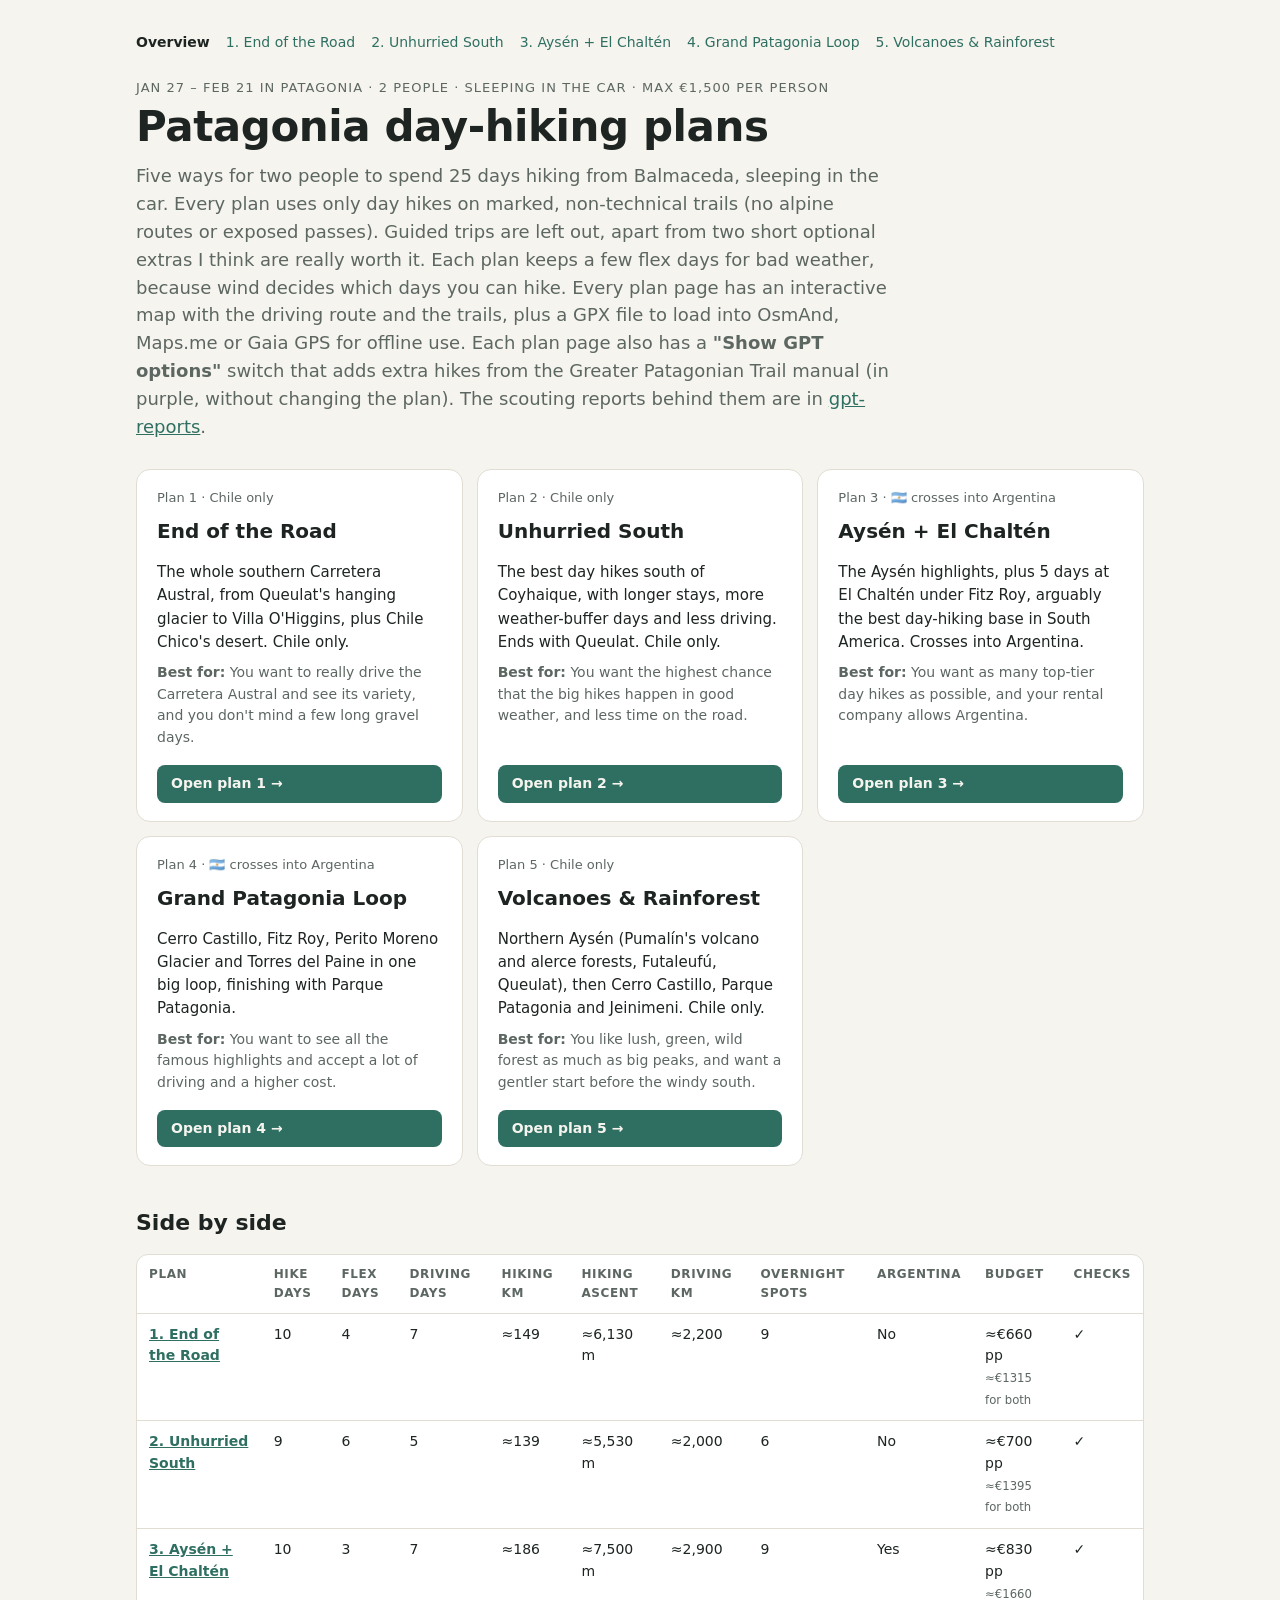
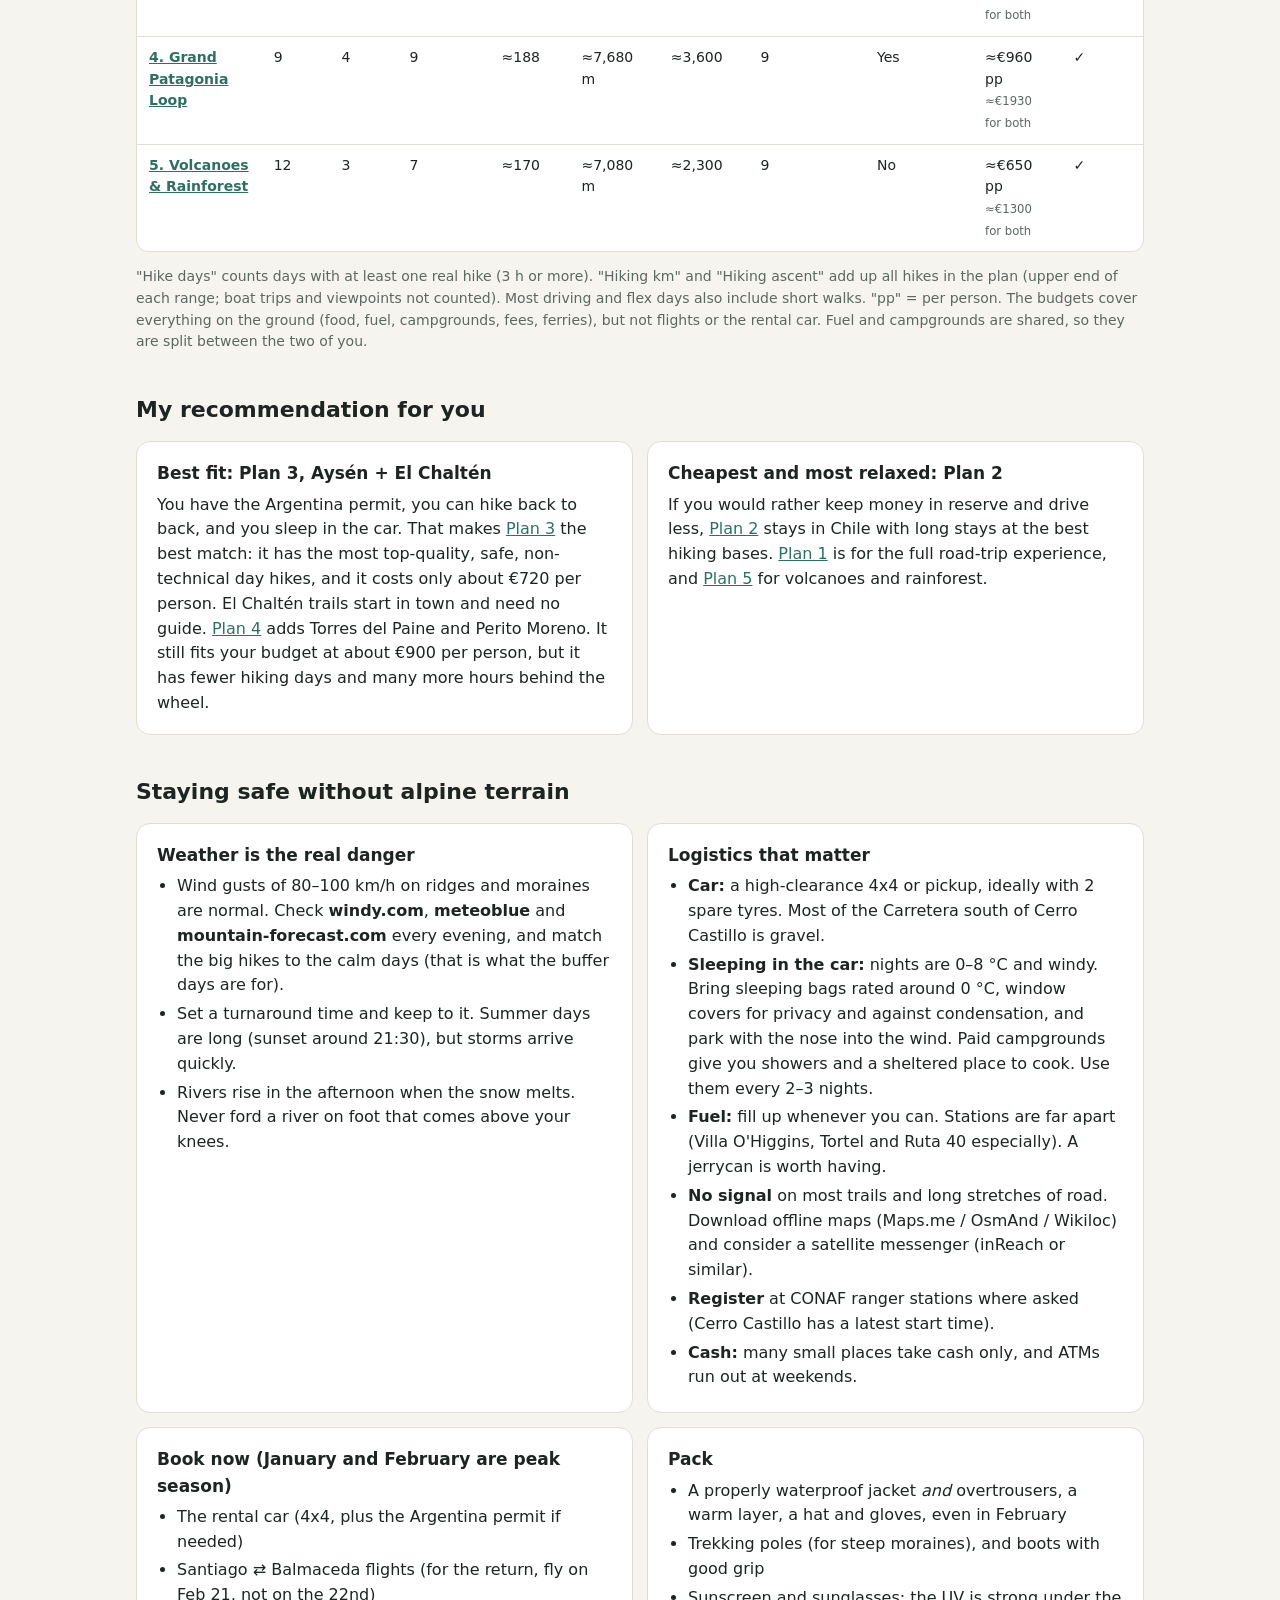
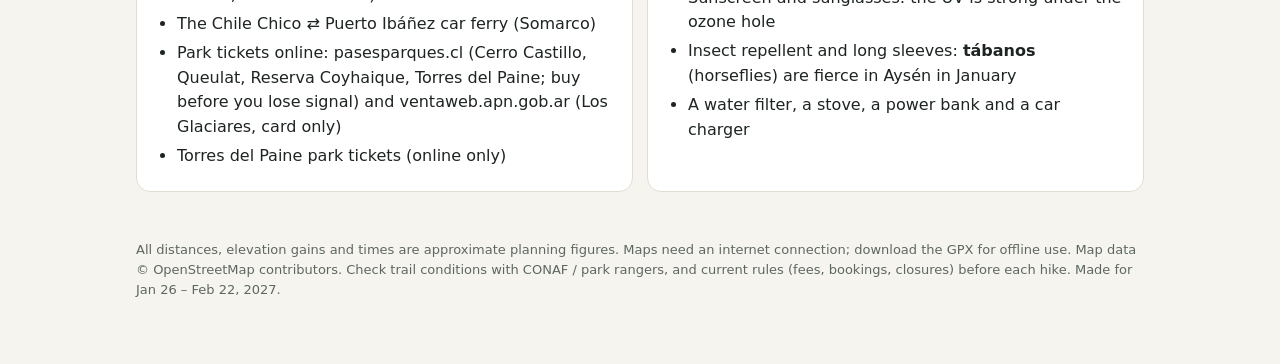
<file: index.html>
<!doctype html><html lang="en"><head><meta charset="utf-8"><meta name="viewport" content="width=device-width,initial-scale=1">
<title>Patagonia Hiking Plans</title><meta name="description" content="Five day-hiking itineraries for Patagonia, Jan 27 – Feb 21 2027, by car from Balmaceda."><link rel="stylesheet" href="style.css"></head>
<body><div class="wrap"><nav class="top"><a href="index.html" class=cur>Overview</a><a href="plan-1-end-of-the-road.html">1. End of the Road</a><a href="plan-2-unhurried-south.html">2. Unhurried South</a><a href="plan-3-aysen-and-chalten.html">3. Aysén + El Chaltén</a><a href="plan-4-grand-loop.html">4. Grand Patagonia Loop</a><a href="plan-5-northern-rainforest.html">5. Volcanoes &amp; Rainforest</a></nav>
<header class="hero"><p class="eyebrow">Jan 27 – Feb 21 in Patagonia · 2 people · sleeping in the car · max €1,500 per person</p><h1>Patagonia day-hiking plans</h1>
<p class="lede">Five ways for two people to spend 25 days hiking from Balmaceda, sleeping in the car. Every plan uses only day hikes on marked, non-technical trails (no alpine routes or exposed passes). Guided trips are left out, apart from two short optional extras I think are really worth it. Each plan keeps a few flex days for bad weather, because wind decides which days you can hike. Every plan page has an interactive map with the driving route and the trails, plus a GPX file to load into OsmAnd, Maps.me or Gaia GPS for offline use. Each plan page also has a <b>"Show GPT options"</b> switch that adds extra hikes from the Greater Patagonian Trail manual (in purple, without changing the plan). The scouting reports behind them are in <a href="gpt-reports/README.md">gpt-reports</a>.</p></header>
<div class="plancards"><div class="card plancard"><div class="num">Plan 1 · Chile only</div><h3 style="font-size:20px">End of the Road</h3>
<p>The whole southern Carretera Austral, from Queulat&#x27;s hanging glacier to Villa O&#x27;Higgins, plus Chile Chico&#x27;s desert. Chile only.</p><p style="color:var(--muted);font-size:14px"><b>Best for:</b> You want to really drive the Carretera Austral and see its variety, and you don&#x27;t mind a few long gravel days.</p><div class="spacer"></div><a class="btn" href="plan-1-end-of-the-road.html">Open plan 1 →</a></div><div class="card plancard"><div class="num">Plan 2 · Chile only</div><h3 style="font-size:20px">Unhurried South</h3>
<p>The best day hikes south of Coyhaique, with longer stays, more weather-buffer days and less driving. Ends with Queulat. Chile only.</p><p style="color:var(--muted);font-size:14px"><b>Best for:</b> You want the highest chance that the big hikes happen in good weather, and less time on the road.</p><div class="spacer"></div><a class="btn" href="plan-2-unhurried-south.html">Open plan 2 →</a></div><div class="card plancard"><div class="num">Plan 3 · 🇦🇷 crosses into Argentina</div><h3 style="font-size:20px">Aysén + El Chaltén</h3>
<p>The Aysén highlights, plus 5 days at El Chaltén under Fitz Roy, arguably the best day-hiking base in South America. Crosses into Argentina.</p><p style="color:var(--muted);font-size:14px"><b>Best for:</b> You want as many top-tier day hikes as possible, and your rental company allows Argentina.</p><div class="spacer"></div><a class="btn" href="plan-3-aysen-and-chalten.html">Open plan 3 →</a></div><div class="card plancard"><div class="num">Plan 4 · 🇦🇷 crosses into Argentina</div><h3 style="font-size:20px">Grand Patagonia Loop</h3>
<p>Cerro Castillo, Fitz Roy, Perito Moreno Glacier and Torres del Paine in one big loop, finishing with Parque Patagonia.</p><p style="color:var(--muted);font-size:14px"><b>Best for:</b> You want to see all the famous highlights and accept a lot of driving and a higher cost.</p><div class="spacer"></div><a class="btn" href="plan-4-grand-loop.html">Open plan 4 →</a></div><div class="card plancard"><div class="num">Plan 5 · Chile only</div><h3 style="font-size:20px">Volcanoes &amp; Rainforest</h3>
<p>Northern Aysén (Pumalín&#x27;s volcano and alerce forests, Futaleufú, Queulat), then Cerro Castillo, Parque Patagonia and Jeinimeni. Chile only.</p><p style="color:var(--muted);font-size:14px"><b>Best for:</b> You like lush, green, wild forest as much as big peaks, and want a gentler start before the windy south.</p><div class="spacer"></div><a class="btn" href="plan-5-northern-rainforest.html">Open plan 5 →</a></div></div>
<h2>Side by side</h2>
<div class="tscroll"><table><thead><tr><th>Plan</th><th>Hike days</th><th>Flex days</th><th>Driving days</th><th>Hiking km</th><th>Hiking ascent</th><th>Driving km</th><th>Overnight spots</th><th>Argentina</th><th>Budget</th><th>Checks</th></tr></thead><tbody><tr><td><a href='plan-1-end-of-the-road.html'><b>1. End of the Road</b></a></td><td>10</td><td>4</td><td>7</td><td>≈149</td><td>≈6,130 m</td><td>≈2,200</td><td>9</td><td>No</td><td>≈€660 pp<br><small class=muted>≈€1315 for both</small></td><td>✓</td></tr><tr><td><a href='plan-2-unhurried-south.html'><b>2. Unhurried South</b></a></td><td>9</td><td>6</td><td>5</td><td>≈139</td><td>≈5,530 m</td><td>≈2,000</td><td>6</td><td>No</td><td>≈€700 pp<br><small class=muted>≈€1395 for both</small></td><td>✓</td></tr><tr><td><a href='plan-3-aysen-and-chalten.html'><b>3. Aysén + El Chaltén</b></a></td><td>10</td><td>3</td><td>7</td><td>≈186</td><td>≈7,500 m</td><td>≈2,900</td><td>9</td><td>Yes</td><td>≈€830 pp<br><small class=muted>≈€1660 for both</small></td><td>✓</td></tr><tr><td><a href='plan-4-grand-loop.html'><b>4. Grand Patagonia Loop</b></a></td><td>9</td><td>4</td><td>9</td><td>≈188</td><td>≈7,680 m</td><td>≈3,600</td><td>9</td><td>Yes</td><td>≈€960 pp<br><small class=muted>≈€1930 for both</small></td><td>✓</td></tr><tr><td><a href='plan-5-northern-rainforest.html'><b>5. Volcanoes &amp; Rainforest</b></a></td><td>12</td><td>3</td><td>7</td><td>≈170</td><td>≈7,080 m</td><td>≈2,300</td><td>9</td><td>No</td><td>≈€650 pp<br><small class=muted>≈€1300 for both</small></td><td>✓</td></tr></tbody></table></div>
<p style="color:var(--muted);font-size:14px">"Hike days" counts days with at least one real hike (3 h or more). "Hiking km" and "Hiking ascent" add up all hikes in the plan (upper end of each range; boat trips and viewpoints not counted). Most driving and flex days also include short walks. "pp" = per person. The budgets cover everything on the ground (food, fuel, campgrounds, fees, ferries), but not flights or the rental car. Fuel and campgrounds are shared, so they are split between the two of you.</p>
<h2>My recommendation for you</h2>
<div class="grid2">
<div class="card"><h3>Best fit: Plan 3, Aysén + El Chaltén</h3><p style="margin:0">You have the Argentina permit, you can hike back to back, and you sleep in the car. That makes <a href="plan-3-aysen-and-chalten.html">Plan 3</a> the best match: it has the most top-quality, safe, non-technical day hikes, and it costs only about €720 per person. El Chaltén trails start in town and need no guide. <a href="plan-4-grand-loop.html">Plan 4</a> adds Torres del Paine and Perito Moreno. It still fits your budget at about €900 per person, but it has fewer hiking days and many more hours behind the wheel.</p></div>
<div class="card"><h3>Cheapest and most relaxed: Plan 2</h3><p style="margin:0">If you would rather keep money in reserve and drive less, <a href="plan-2-unhurried-south.html">Plan 2</a> stays in Chile with long stays at the best hiking bases. <a href="plan-1-end-of-the-road.html">Plan 1</a> is for the full road-trip experience, and <a href="plan-5-northern-rainforest.html">Plan 5</a> for volcanoes and rainforest.</p></div>
</div>
<h2>Staying safe without alpine terrain</h2>
<div class="grid2">
<div class="card"><h3>Weather is the real danger</h3><ul class="clean">
<li>Wind gusts of 80–100 km/h on ridges and moraines are normal. Check <b>windy.com</b>, <b>meteoblue</b> and <b>mountain-forecast.com</b> every evening, and match the big hikes to the calm days (that is what the buffer days are for).</li>
<li>Set a turnaround time and keep to it. Summer days are long (sunset around 21:30), but storms arrive quickly.</li>
<li>Rivers rise in the afternoon when the snow melts. Never ford a river on foot that comes above your knees.</li>
</ul></div>
<div class="card"><h3>Logistics that matter</h3><ul class="clean">
<li><b>Car:</b> a high-clearance 4x4 or pickup, ideally with 2 spare tyres. Most of the Carretera south of Cerro Castillo is gravel.</li>
<li><b>Sleeping in the car:</b> nights are 0–8 °C and windy. Bring sleeping bags rated around 0 °C, window covers for privacy and against condensation, and park with the nose into the wind. Paid campgrounds give you showers and a sheltered place to cook. Use them every 2–3 nights.</li>
<li><b>Fuel:</b> fill up whenever you can. Stations are far apart (Villa O'Higgins, Tortel and Ruta 40 especially). A jerrycan is worth having.</li>
<li><b>No signal</b> on most trails and long stretches of road. Download offline maps (Maps.me / OsmAnd / Wikiloc) and consider a satellite messenger (inReach or similar).</li>
<li><b>Register</b> at CONAF ranger stations where asked (Cerro Castillo has a latest start time).</li>
<li><b>Cash:</b> many small places take cash only, and ATMs run out at weekends.</li>
</ul></div>
<div class="card"><h3>Book now (January and February are peak season)</h3><ul class="clean">
<li>The rental car (4x4, plus the Argentina permit if needed)</li>
<li>Santiago ⇄ Balmaceda flights (for the return, fly on Feb 21, not on the 22nd)</li>
<li>The Chile Chico ⇄ Puerto Ibáñez car ferry (Somarco)</li>
<li>Park tickets online: pasesparques.cl (Cerro Castillo, Queulat, Reserva Coyhaique, Torres del Paine; buy before you lose signal) and ventaweb.apn.gob.ar (Los Glaciares, card only)</li>
<li>Torres del Paine park tickets (online only)</li>
</ul></div>
<div class="card"><h3>Pack</h3><ul class="clean">
<li>A properly waterproof jacket <i>and</i> overtrousers, a warm layer, a hat and gloves, even in February</li>
<li>Trekking poles (for steep moraines), and boots with good grip</li>
<li>Sunscreen and sunglasses: the UV is strong under the ozone hole</li>
<li>Insect repellent and long sleeves: <b>tábanos</b> (horseflies) are fierce in Aysén in January</li>
<li>A water filter, a stove, a power bank and a car charger</li>
</ul></div>
</div>

<footer>All distances, elevation gains and times are approximate planning figures. Maps need an internet connection; download the GPX for offline use. Map data © OpenStreetMap contributors. Check trail conditions with CONAF / park rangers, and current rules (fees, bookings, closures) before each hike. Made for Jan 26 – Feb 22, 2027.</footer>
</div></body></html>
</file>
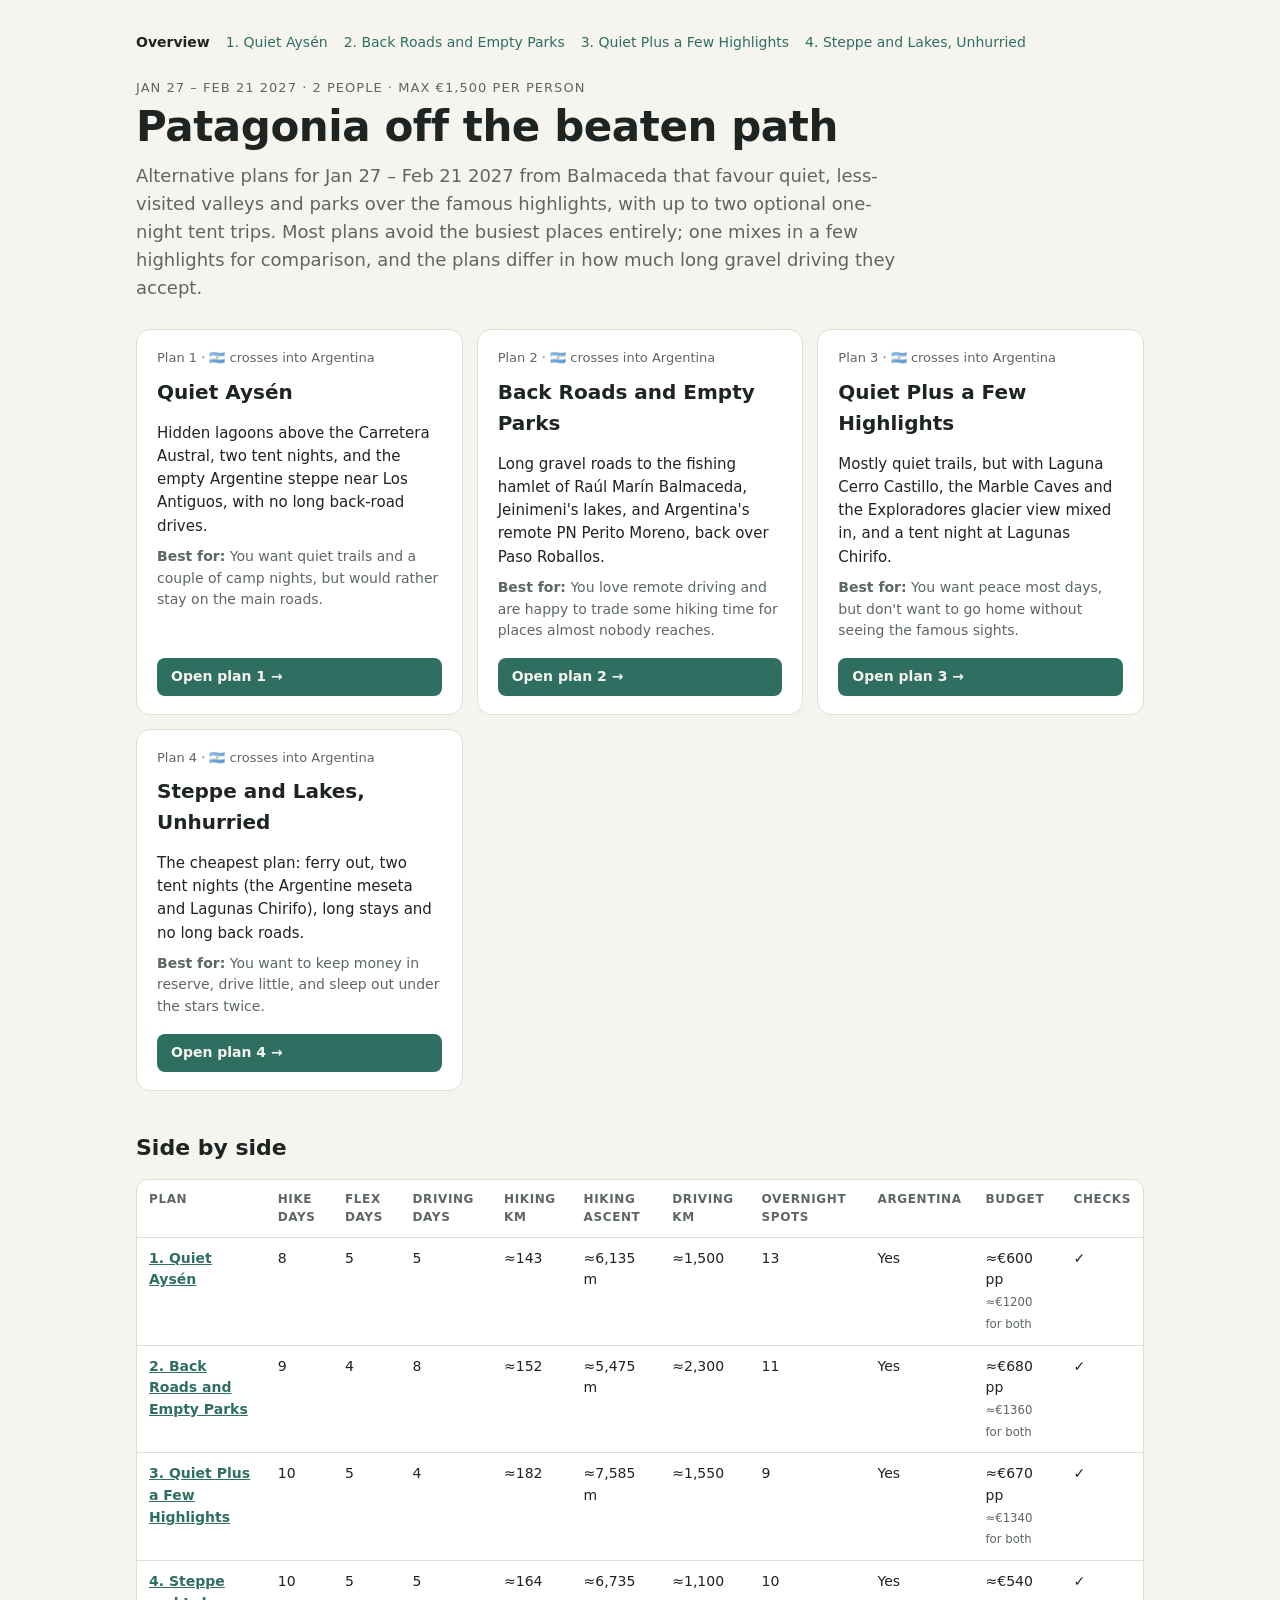
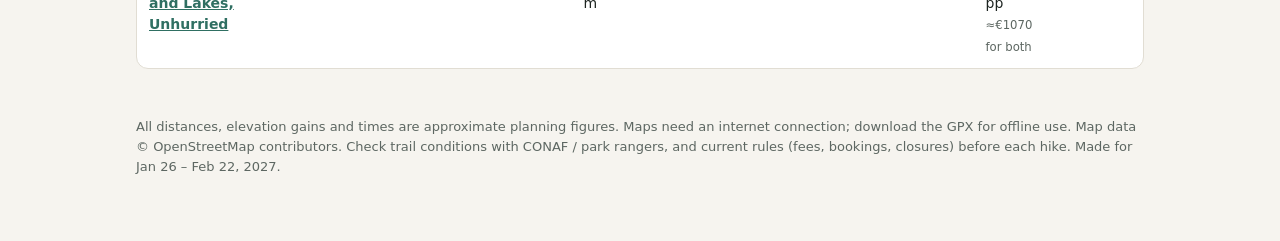
<file: trips/patagonia-new/site/index.html>
<!doctype html><html lang="en"><head><meta charset="utf-8"><meta name="viewport" content="width=device-width,initial-scale=1">
<title>Patagonia off the beaten path</title><meta name="description" content="4 itineraries: Patagonia off the beaten path."><link rel="stylesheet" href="style.css"></head>
<body><div class="wrap"><nav class="top"><a href="index.html" class=cur>Overview</a><a href="plan-1-quiet-aysen.html">1. Quiet Aysén</a><a href="plan-2-back-roads.html">2. Back Roads and Empty Parks</a><a href="plan-3-quiet-plus-highlights.html">3. Quiet Plus a Few Highlights</a><a href="plan-4-steppe-and-lakes.html">4. Steppe and Lakes, Unhurried</a></nav>
<header class="hero"><p class="eyebrow">Jan 27 – Feb 21 2027 · 2 people · max €1,500 per person</p><h1>Patagonia off the beaten path</h1>
<p class="lede">Alternative plans for Jan 27 – Feb 21 2027 from Balmaceda that favour quiet, less-visited valleys and parks over the famous highlights, with up to two optional one-night tent trips. Most plans avoid the busiest places entirely; one mixes in a few highlights for comparison, and the plans differ in how much long gravel driving they accept.</p></header>
<div class="plancards"><div class="card plancard"><div class="num">Plan 1 · 🇦🇷 crosses into Argentina</div><h3 style="font-size:20px">Quiet Aysén</h3>
<p>Hidden lagoons above the Carretera Austral, two tent nights, and the empty Argentine steppe near Los Antiguos, with no long back-road drives.</p><p style="color:var(--muted);font-size:14px"><b>Best for:</b> You want quiet trails and a couple of camp nights, but would rather stay on the main roads.</p><div class="spacer"></div><a class="btn" href="plan-1-quiet-aysen.html">Open plan 1 →</a></div><div class="card plancard"><div class="num">Plan 2 · 🇦🇷 crosses into Argentina</div><h3 style="font-size:20px">Back Roads and Empty Parks</h3>
<p>Long gravel roads to the fishing hamlet of Raúl Marín Balmaceda, Jeinimeni&#x27;s lakes, and Argentina&#x27;s remote PN Perito Moreno, back over Paso Roballos.</p><p style="color:var(--muted);font-size:14px"><b>Best for:</b> You love remote driving and are happy to trade some hiking time for places almost nobody reaches.</p><div class="spacer"></div><a class="btn" href="plan-2-back-roads.html">Open plan 2 →</a></div><div class="card plancard"><div class="num">Plan 3 · 🇦🇷 crosses into Argentina</div><h3 style="font-size:20px">Quiet Plus a Few Highlights</h3>
<p>Mostly quiet trails, but with Laguna Cerro Castillo, the Marble Caves and the Exploradores glacier view mixed in, and a tent night at Lagunas Chirifo.</p><p style="color:var(--muted);font-size:14px"><b>Best for:</b> You want peace most days, but don&#x27;t want to go home without seeing the famous sights.</p><div class="spacer"></div><a class="btn" href="plan-3-quiet-plus-highlights.html">Open plan 3 →</a></div><div class="card plancard"><div class="num">Plan 4 · 🇦🇷 crosses into Argentina</div><h3 style="font-size:20px">Steppe and Lakes, Unhurried</h3>
<p>The cheapest plan: ferry out, two tent nights (the Argentine meseta and Lagunas Chirifo), long stays and no long back roads.</p><p style="color:var(--muted);font-size:14px"><b>Best for:</b> You want to keep money in reserve, drive little, and sleep out under the stars twice.</p><div class="spacer"></div><a class="btn" href="plan-4-steppe-and-lakes.html">Open plan 4 →</a></div></div>
<h2>Side by side</h2>
<div class="tscroll"><table><thead><tr><th>Plan</th><th>Hike days</th><th>Flex days</th><th>Driving days</th><th>Hiking km</th><th>Hiking ascent</th><th>Driving km</th><th>Overnight spots</th><th>Argentina</th><th>Budget</th><th>Checks</th></tr></thead><tbody><tr><td><a href='plan-1-quiet-aysen.html'><b>1. Quiet Aysén</b></a></td><td>8</td><td>5</td><td>5</td><td>≈143</td><td>≈6,135 m</td><td>≈1,500</td><td>13</td><td>Yes</td><td>≈€600 pp<br><small class=muted>≈€1200 for both</small></td><td>✓</td></tr><tr><td><a href='plan-2-back-roads.html'><b>2. Back Roads and Empty Parks</b></a></td><td>9</td><td>4</td><td>8</td><td>≈152</td><td>≈5,475 m</td><td>≈2,300</td><td>11</td><td>Yes</td><td>≈€680 pp<br><small class=muted>≈€1360 for both</small></td><td>✓</td></tr><tr><td><a href='plan-3-quiet-plus-highlights.html'><b>3. Quiet Plus a Few Highlights</b></a></td><td>10</td><td>5</td><td>4</td><td>≈182</td><td>≈7,585 m</td><td>≈1,550</td><td>9</td><td>Yes</td><td>≈€670 pp<br><small class=muted>≈€1340 for both</small></td><td>✓</td></tr><tr><td><a href='plan-4-steppe-and-lakes.html'><b>4. Steppe and Lakes, Unhurried</b></a></td><td>10</td><td>5</td><td>5</td><td>≈164</td><td>≈6,735 m</td><td>≈1,100</td><td>10</td><td>Yes</td><td>≈€540 pp<br><small class=muted>≈€1070 for both</small></td><td>✓</td></tr></tbody></table></div>

<footer>All distances, elevation gains and times are approximate planning figures. Maps need an internet connection; download the GPX for offline use. Map data © OpenStreetMap contributors. Check trail conditions with CONAF / park rangers, and current rules (fees, bookings, closures) before each hike. Made for Jan 26 – Feb 22, 2027.</footer>
</div></body></html>
</file>
<file: style.css>
:root{--trek:#b45309;--gpt:#7c3aed;--gpt-soft:#f1ebfd;--bg:#f6f4ef;--surface:#ffffff;--ink:#1d2421;--muted:#5d6762;--line:#e1ddd3;--accent:#2f6f62;--accent-soft:#e3efe9;
--hike:#2f6f62;--travel:#8a6d3b;--buffer:#6a5f9e;--mix:#3d6f99;--warn:#9a4a2a;--warn-soft:#f7e9e1;--chip:#efece4}
@media (prefers-color-scheme:dark){:root:not([data-theme="light"]){--trek:#f59e0b;--gpt:#a78bfa;--gpt-soft:#2a2140;--bg:#141816;--surface:#1c211f;--ink:#e7ece9;--muted:#a1aca6;--line:#2c3330;--accent:#7cc4b1;--accent-soft:#1f3530;
--hike:#7cc4b1;--travel:#d4b37a;--buffer:#b2a7e6;--mix:#8fbbe3;--warn:#e7a07f;--warn-soft:#3a271e;--chip:#252b28}}
:root[data-theme="dark"]{--trek:#f59e0b;--gpt:#a78bfa;--gpt-soft:#2a2140;--bg:#141816;--surface:#1c211f;--ink:#e7ece9;--muted:#a1aca6;--line:#2c3330;--accent:#7cc4b1;--accent-soft:#1f3530;
--hike:#7cc4b1;--travel:#d4b37a;--buffer:#b2a7e6;--mix:#8fbbe3;--warn:#e7a07f;--warn-soft:#3a271e;--chip:#252b28}
*{box-sizing:border-box}
body{margin:0;background:var(--bg);color:var(--ink);font:16px/1.55 system-ui,-apple-system,"Segoe UI",Roboto,sans-serif}
.wrap{max-width:1040px;margin:0 auto;padding:32px 16px 64px}
a{color:var(--accent)}
header.hero{margin-bottom:28px}
.eyebrow{font-size:13px;letter-spacing:.08em;text-transform:uppercase;color:var(--muted);margin:0 0 6px}
h1{font-size:clamp(28px,5vw,42px);line-height:1.1;margin:0 0 12px;letter-spacing:-.01em}
h2{font-size:22px;margin:40px 0 14px}
h3{font-size:17px;margin:0 0 6px}
.lede{font-size:18px;color:var(--muted);max-width:760px;margin:0}
.stats{display:grid;grid-template-columns:repeat(auto-fit,minmax(150px,1fr));gap:12px;margin:24px 0}
.stat{background:var(--surface);border:1px solid var(--line);border-radius:12px;padding:14px 16px}
.stat b{display:block;font-size:24px;font-variant-numeric:tabular-nums}
.stat span{font-size:13px;color:var(--muted)}
.route{display:flex;flex-wrap:wrap;gap:6px;align-items:center;margin:8px 0 10px}
.route .stop{background:var(--chip);border-radius:999px;padding:4px 12px;font-size:14px}
.route .arr{color:var(--muted)}
.card{background:var(--surface);border:1px solid var(--line);border-radius:14px;padding:18px 20px}
.grid2{display:grid;grid-template-columns:1fr 1fr;gap:14px}
@media (max-width:720px){.grid2{grid-template-columns:1fr}}
ul.clean{margin:6px 0 0;padding-left:20px}
ul.clean li{margin:4px 0;overflow-wrap:anywhere}
.days{display:flex;flex-direction:column;gap:8px}
.day{display:grid;grid-template-columns:92px 1fr;gap:14px;background:var(--surface);border:1px solid var(--line);border-left:5px solid var(--k);border-radius:10px;padding:12px 16px}
.day .date{font-variant-numeric:tabular-nums}
.day .date b{display:block;font-size:17px}
.day .date small{color:var(--muted)}
.day .t{font-weight:600}
.day .meta{font-size:14px;color:var(--muted);margin-top:2px}
.day .note{font-size:14px;margin-top:6px}
.day .hk{margin-top:6px;display:flex;flex-wrap:wrap;gap:6px}
.pill{font-size:13px;border-radius:999px;padding:2px 10px;background:var(--accent-soft);color:var(--ink);text-decoration:none;border:1px solid transparent}
.pill.small{background:var(--chip)}
.k-trek{--k:var(--trek)}.k-hike{--k:var(--hike)}.k-travel{--k:var(--travel)}.k-buffer{--k:var(--buffer)}.k-mix{--k:var(--mix)}
.legend{display:flex;flex-wrap:wrap;gap:14px;font-size:13px;color:var(--muted);margin-bottom:10px}
.legend i{display:inline-block;width:12px;height:12px;border-radius:3px;margin-right:6px;vertical-align:-1px}
@media (max-width:520px){.day{grid-template-columns:1fr;gap:4px}.day .date b{display:inline;margin-right:6px}}
.hikes{display:grid;grid-template-columns:repeat(auto-fill,minmax(300px,1fr));gap:12px}
.hike .area{font-size:13px;color:var(--muted);margin-bottom:8px}
.hike dl{display:grid;grid-template-columns:repeat(4,auto);gap:2px 12px;margin:0 0 8px;font-size:13px}
.hike dt{color:var(--muted)}
.hike dd{margin:0;font-weight:600;font-variant-numeric:tabular-nums}
.hike p{margin:0;font-size:14px}
.grade{display:inline-block;font-size:12px;padding:1px 8px;border-radius:6px;background:var(--chip);margin-bottom:6px}
.warn{background:var(--warn-soft);border:1px solid var(--line);border-left:5px solid var(--warn);border-radius:10px;padding:14px 18px;margin:16px 0}
.btn{display:inline-block;background:var(--accent);color:var(--bg);text-decoration:none;padding:8px 14px;border-radius:8px;font-weight:600;font-size:14px}
nav.top{display:flex;flex-wrap:wrap;gap:8px 16px;font-size:14px;margin-bottom:24px}
nav.top a{text-decoration:none}
nav.top a.cur{font-weight:700;color:var(--ink)}
table{border-collapse:collapse;width:100%;font-size:14px}
.tscroll{overflow-x:auto;background:var(--surface);border:1px solid var(--line);border-radius:12px}
th,td{text-align:left;padding:10px 12px;border-bottom:1px solid var(--line);vertical-align:top}
th{font-size:12px;text-transform:uppercase;letter-spacing:.05em;color:var(--muted);font-weight:600}
tr:last-child td{border-bottom:none}
.plancards{display:grid;grid-template-columns:repeat(auto-fill,minmax(300px,1fr));gap:14px}
.plancard{display:flex;flex-direction:column;gap:8px}
.plancard .num{font-size:13px;color:var(--muted)}
.plancard p{margin:0;font-size:15px}
.plancard .spacer{flex:1}
#map{height:560px;border-radius:14px;border:1px solid var(--line);background:var(--surface);z-index:0}
@media (max-width:640px){#map{height:440px}}
.mapbar{display:flex;flex-wrap:wrap;gap:10px;align-items:center;margin-top:10px}
.mapbar button{font:inherit;font-size:14px;font-weight:600;padding:8px 14px;border-radius:8px;border:1px solid var(--line);background:var(--surface);color:var(--ink);cursor:pointer}
.btn.ghost{background:var(--surface);color:var(--accent);border:1px solid var(--line)}
.onmap{float:right;font-size:13px;text-decoration:none;margin-left:8px}
.leaflet-popup-content{font:14px/1.45 system-ui,sans-serif;color:#1d2421}
.pop .pa{color:#5d6762;font-size:12px;margin:2px 0 4px}.pop .pg{font-size:12px;margin:2px 0}.pop .pd{font-size:12px;margin:4px 0;font-weight:600}
small.muted{color:var(--muted)}
.reqbox{border:1px solid var(--line);border-radius:12px;padding:12px 16px;margin:0 0 14px;background:var(--surface)}
.reqbox.ok{border-left:5px solid var(--hike)}.reqbox.warn{border-left:5px solid var(--travel)}.reqbox.bad{border-left:5px solid var(--warn);background:var(--warn-soft)}
.reqbox span{color:var(--muted);font-size:13px}.reqbox ul{margin:6px 0}.reqfacts{font-size:13px;color:var(--muted);margin-top:4px}
.grade.sac{background:var(--accent-soft)}
.camppin{font-size:16px;line-height:20px;text-align:center}
.gptbar{display:flex;gap:14px;align-items:flex-start;background:var(--gpt-soft);border:1px solid var(--line);border-left:5px solid var(--gpt);border-radius:12px;padding:14px 16px;margin:14px 0}
.gptbar span{font-size:14px;color:var(--muted)}
.switch{position:relative;display:inline-block;width:46px;height:26px;flex:none;margin-top:2px}
.switch input{opacity:0;width:0;height:0}
.slider{position:absolute;inset:0;background:var(--line);border-radius:26px;cursor:pointer;transition:.2s}
.slider:before{content:"";position:absolute;width:20px;height:20px;left:3px;top:3px;background:#fff;border-radius:50%;transition:.2s}
.switch input:checked+.slider{background:var(--gpt)}
.switch input:checked+.slider:before{transform:translateX(20px)}
.switch input:focus-visible+.slider{outline:2px solid var(--gpt);outline-offset:2px}
.gpt-only{display:none}
body.show-gpt .gpt-only{display:block}
.gptalt{margin-top:8px;font-size:14px;background:var(--gpt-soft);border-left:3px solid var(--gpt);padding:6px 10px;border-radius:6px}
.gptalt a{color:var(--gpt)}
.gptcard{border-top:4px solid var(--gpt)}
.gptcard p{margin:6px 0}
.gptbadge{background:var(--gpt);color:#fff}
.gptwarn{background:var(--warn-soft);border-radius:6px;padding:6px 8px}
.gptpin{color:#7c3aed;font-size:20px;line-height:20px;text-align:center;text-shadow:0 0 3px #fff,0 0 3px #fff}
footer{margin-top:48px;font-size:13px;color:var(--muted)}
.gallery{display:grid;grid-template-columns:repeat(auto-fill,minmax(260px,1fr));gap:14px}
.gitem{background:var(--surface);border:1px solid var(--line);border-radius:14px;overflow:hidden;margin:0}
.gitem button{all:unset;cursor:zoom-in;display:block}
.gitem .main img{display:block;width:100%;aspect-ratio:4/3;object-fit:cover;background:var(--chip)}
.gitem .thumbs{display:grid;grid-template-columns:1fr 1fr;gap:2px;margin-top:2px}
.gitem .thumbs img{display:block;width:100%;aspect-ratio:16/9;object-fit:cover;background:var(--chip)}
.gitem figcaption{padding:8px 12px 10px;font-size:14px}
.gitem figcaption small{display:block;color:var(--muted);font-size:12px}
.lb{position:fixed;inset:0;background:rgba(0,0,0,.92);display:none;z-index:2000;align-items:center;justify-content:center;flex-direction:column}
.lb.open{display:flex}
.lb img{max-width:94vw;max-height:84vh;object-fit:contain}
.lb .cap{color:#eee;font-size:15px;margin-top:10px;text-align:center;padding:0 16px}
.lb button{position:absolute;background:rgba(255,255,255,.12);color:#fff;border:0;border-radius:999px;width:44px;height:44px;font-size:24px;cursor:pointer}
.lb .x{top:14px;right:14px}.lb .prev{left:10px;top:50%}.lb .next{right:10px;top:50%}
</file>
<file: trips/patagonia-new/site/style.css>
:root{--trek:#b45309;--gpt:#7c3aed;--gpt-soft:#f1ebfd;--bg:#f6f4ef;--surface:#ffffff;--ink:#1d2421;--muted:#5d6762;--line:#e1ddd3;--accent:#2f6f62;--accent-soft:#e3efe9;
--hike:#2f6f62;--travel:#8a6d3b;--buffer:#6a5f9e;--mix:#3d6f99;--warn:#9a4a2a;--warn-soft:#f7e9e1;--chip:#efece4}
@media (prefers-color-scheme:dark){:root:not([data-theme="light"]){--trek:#f59e0b;--gpt:#a78bfa;--gpt-soft:#2a2140;--bg:#141816;--surface:#1c211f;--ink:#e7ece9;--muted:#a1aca6;--line:#2c3330;--accent:#7cc4b1;--accent-soft:#1f3530;
--hike:#7cc4b1;--travel:#d4b37a;--buffer:#b2a7e6;--mix:#8fbbe3;--warn:#e7a07f;--warn-soft:#3a271e;--chip:#252b28}}
:root[data-theme="dark"]{--trek:#f59e0b;--gpt:#a78bfa;--gpt-soft:#2a2140;--bg:#141816;--surface:#1c211f;--ink:#e7ece9;--muted:#a1aca6;--line:#2c3330;--accent:#7cc4b1;--accent-soft:#1f3530;
--hike:#7cc4b1;--travel:#d4b37a;--buffer:#b2a7e6;--mix:#8fbbe3;--warn:#e7a07f;--warn-soft:#3a271e;--chip:#252b28}
*{box-sizing:border-box}
body{margin:0;background:var(--bg);color:var(--ink);font:16px/1.55 system-ui,-apple-system,"Segoe UI",Roboto,sans-serif}
.wrap{max-width:1040px;margin:0 auto;padding:32px 16px 64px}
a{color:var(--accent)}
header.hero{margin-bottom:28px}
.eyebrow{font-size:13px;letter-spacing:.08em;text-transform:uppercase;color:var(--muted);margin:0 0 6px}
h1{font-size:clamp(28px,5vw,42px);line-height:1.1;margin:0 0 12px;letter-spacing:-.01em}
h2{font-size:22px;margin:40px 0 14px}
h3{font-size:17px;margin:0 0 6px}
.lede{font-size:18px;color:var(--muted);max-width:760px;margin:0}
.stats{display:grid;grid-template-columns:repeat(auto-fit,minmax(150px,1fr));gap:12px;margin:24px 0}
.stat{background:var(--surface);border:1px solid var(--line);border-radius:12px;padding:14px 16px}
.stat b{display:block;font-size:24px;font-variant-numeric:tabular-nums}
.stat span{font-size:13px;color:var(--muted)}
.route{display:flex;flex-wrap:wrap;gap:6px;align-items:center;margin:8px 0 10px}
.route .stop{background:var(--chip);border-radius:999px;padding:4px 12px;font-size:14px}
.route .arr{color:var(--muted)}
.card{background:var(--surface);border:1px solid var(--line);border-radius:14px;padding:18px 20px}
.grid2{display:grid;grid-template-columns:1fr 1fr;gap:14px}
@media (max-width:720px){.grid2{grid-template-columns:1fr}}
ul.clean{margin:6px 0 0;padding-left:20px}
ul.clean li{margin:4px 0;overflow-wrap:anywhere}
.days{display:flex;flex-direction:column;gap:8px}
.day{display:grid;grid-template-columns:92px 1fr;gap:14px;background:var(--surface);border:1px solid var(--line);border-left:5px solid var(--k);border-radius:10px;padding:12px 16px}
.day .date{font-variant-numeric:tabular-nums}
.day .date b{display:block;font-size:17px}
.day .date small{color:var(--muted)}
.day .t{font-weight:600}
.day .meta{font-size:14px;color:var(--muted);margin-top:2px}
.day .note{font-size:14px;margin-top:6px}
.day .hk{margin-top:6px;display:flex;flex-wrap:wrap;gap:6px}
.pill{font-size:13px;border-radius:999px;padding:2px 10px;background:var(--accent-soft);color:var(--ink);text-decoration:none;border:1px solid transparent}
.pill.small{background:var(--chip)}
.k-trek{--k:var(--trek)}.k-hike{--k:var(--hike)}.k-travel{--k:var(--travel)}.k-buffer{--k:var(--buffer)}.k-mix{--k:var(--mix)}
.legend{display:flex;flex-wrap:wrap;gap:14px;font-size:13px;color:var(--muted);margin-bottom:10px}
.legend i{display:inline-block;width:12px;height:12px;border-radius:3px;margin-right:6px;vertical-align:-1px}
@media (max-width:520px){.day{grid-template-columns:1fr;gap:4px}.day .date b{display:inline;margin-right:6px}}
.hikes{display:grid;grid-template-columns:repeat(auto-fill,minmax(300px,1fr));gap:12px}
.hike .area{font-size:13px;color:var(--muted);margin-bottom:8px}
.hike dl{display:grid;grid-template-columns:repeat(4,auto);gap:2px 12px;margin:0 0 8px;font-size:13px}
.hike dt{color:var(--muted)}
.hike dd{margin:0;font-weight:600;font-variant-numeric:tabular-nums}
.hike p{margin:0;font-size:14px}
.grade{display:inline-block;font-size:12px;padding:1px 8px;border-radius:6px;background:var(--chip);margin-bottom:6px}
.warn{background:var(--warn-soft);border:1px solid var(--line);border-left:5px solid var(--warn);border-radius:10px;padding:14px 18px;margin:16px 0}
.btn{display:inline-block;background:var(--accent);color:var(--bg);text-decoration:none;padding:8px 14px;border-radius:8px;font-weight:600;font-size:14px}
nav.top{display:flex;flex-wrap:wrap;gap:8px 16px;font-size:14px;margin-bottom:24px}
nav.top a{text-decoration:none}
nav.top a.cur{font-weight:700;color:var(--ink)}
table{border-collapse:collapse;width:100%;font-size:14px}
.tscroll{overflow-x:auto;background:var(--surface);border:1px solid var(--line);border-radius:12px}
th,td{text-align:left;padding:10px 12px;border-bottom:1px solid var(--line);vertical-align:top}
th{font-size:12px;text-transform:uppercase;letter-spacing:.05em;color:var(--muted);font-weight:600}
tr:last-child td{border-bottom:none}
.plancards{display:grid;grid-template-columns:repeat(auto-fill,minmax(300px,1fr));gap:14px}
.plancard{display:flex;flex-direction:column;gap:8px}
.plancard .num{font-size:13px;color:var(--muted)}
.plancard p{margin:0;font-size:15px}
.plancard .spacer{flex:1}
#map{height:560px;border-radius:14px;border:1px solid var(--line);background:var(--surface);z-index:0}
@media (max-width:640px){#map{height:440px}}
.mapbar{display:flex;flex-wrap:wrap;gap:10px;align-items:center;margin-top:10px}
.mapbar button{font:inherit;font-size:14px;font-weight:600;padding:8px 14px;border-radius:8px;border:1px solid var(--line);background:var(--surface);color:var(--ink);cursor:pointer}
.btn.ghost{background:var(--surface);color:var(--accent);border:1px solid var(--line)}
.onmap{float:right;font-size:13px;text-decoration:none;margin-left:8px}
.leaflet-popup-content{font:14px/1.45 system-ui,sans-serif;color:#1d2421}
.pop .pa{color:#5d6762;font-size:12px;margin:2px 0 4px}.pop .pg{font-size:12px;margin:2px 0}.pop .pd{font-size:12px;margin:4px 0;font-weight:600}
small.muted{color:var(--muted)}
.reqbox{border:1px solid var(--line);border-radius:12px;padding:12px 16px;margin:0 0 14px;background:var(--surface)}
.reqbox.ok{border-left:5px solid var(--hike)}.reqbox.warn{border-left:5px solid var(--travel)}.reqbox.bad{border-left:5px solid var(--warn);background:var(--warn-soft)}
.reqbox span{color:var(--muted);font-size:13px}.reqbox ul{margin:6px 0}.reqfacts{font-size:13px;color:var(--muted);margin-top:4px}
.grade.sac{background:var(--accent-soft)}
.camppin{font-size:16px;line-height:20px;text-align:center}
.gptbar{display:flex;gap:14px;align-items:flex-start;background:var(--gpt-soft);border:1px solid var(--line);border-left:5px solid var(--gpt);border-radius:12px;padding:14px 16px;margin:14px 0}
.gptbar span{font-size:14px;color:var(--muted)}
.switch{position:relative;display:inline-block;width:46px;height:26px;flex:none;margin-top:2px}
.switch input{opacity:0;width:0;height:0}
.slider{position:absolute;inset:0;background:var(--line);border-radius:26px;cursor:pointer;transition:.2s}
.slider:before{content:"";position:absolute;width:20px;height:20px;left:3px;top:3px;background:#fff;border-radius:50%;transition:.2s}
.switch input:checked+.slider{background:var(--gpt)}
.switch input:checked+.slider:before{transform:translateX(20px)}
.switch input:focus-visible+.slider{outline:2px solid var(--gpt);outline-offset:2px}
.gpt-only{display:none}
body.show-gpt .gpt-only{display:block}
.gptalt{margin-top:8px;font-size:14px;background:var(--gpt-soft);border-left:3px solid var(--gpt);padding:6px 10px;border-radius:6px}
.gptalt a{color:var(--gpt)}
.gptcard{border-top:4px solid var(--gpt)}
.gptcard p{margin:6px 0}
.gptbadge{background:var(--gpt);color:#fff}
.gptwarn{background:var(--warn-soft);border-radius:6px;padding:6px 8px}
.gptpin{color:#7c3aed;font-size:20px;line-height:20px;text-align:center;text-shadow:0 0 3px #fff,0 0 3px #fff}
footer{margin-top:48px;font-size:13px;color:var(--muted)}
.gallery{display:grid;grid-template-columns:repeat(auto-fill,minmax(260px,1fr));gap:14px}
.gitem{background:var(--surface);border:1px solid var(--line);border-radius:14px;overflow:hidden;margin:0}
.gitem button{all:unset;cursor:zoom-in;display:block}
.gitem .main img{display:block;width:100%;aspect-ratio:4/3;object-fit:cover;background:var(--chip)}
.gitem .thumbs{display:grid;grid-template-columns:1fr 1fr;gap:2px;margin-top:2px}
.gitem .thumbs img{display:block;width:100%;aspect-ratio:16/9;object-fit:cover;background:var(--chip)}
.gitem figcaption{padding:8px 12px 10px;font-size:14px}
.gitem figcaption small{display:block;color:var(--muted);font-size:12px}
.lb{position:fixed;inset:0;background:rgba(0,0,0,.92);display:none;z-index:2000;align-items:center;justify-content:center;flex-direction:column}
.lb.open{display:flex}
.lb img{max-width:94vw;max-height:84vh;object-fit:contain}
.lb .cap{color:#eee;font-size:15px;margin-top:10px;text-align:center;padding:0 16px}
.lb button{position:absolute;background:rgba(255,255,255,.12);color:#fff;border:0;border-radius:999px;width:44px;height:44px;font-size:24px;cursor:pointer}
.lb .x{top:14px;right:14px}.lb .prev{left:10px;top:50%}.lb .next{right:10px;top:50%}
</file>
